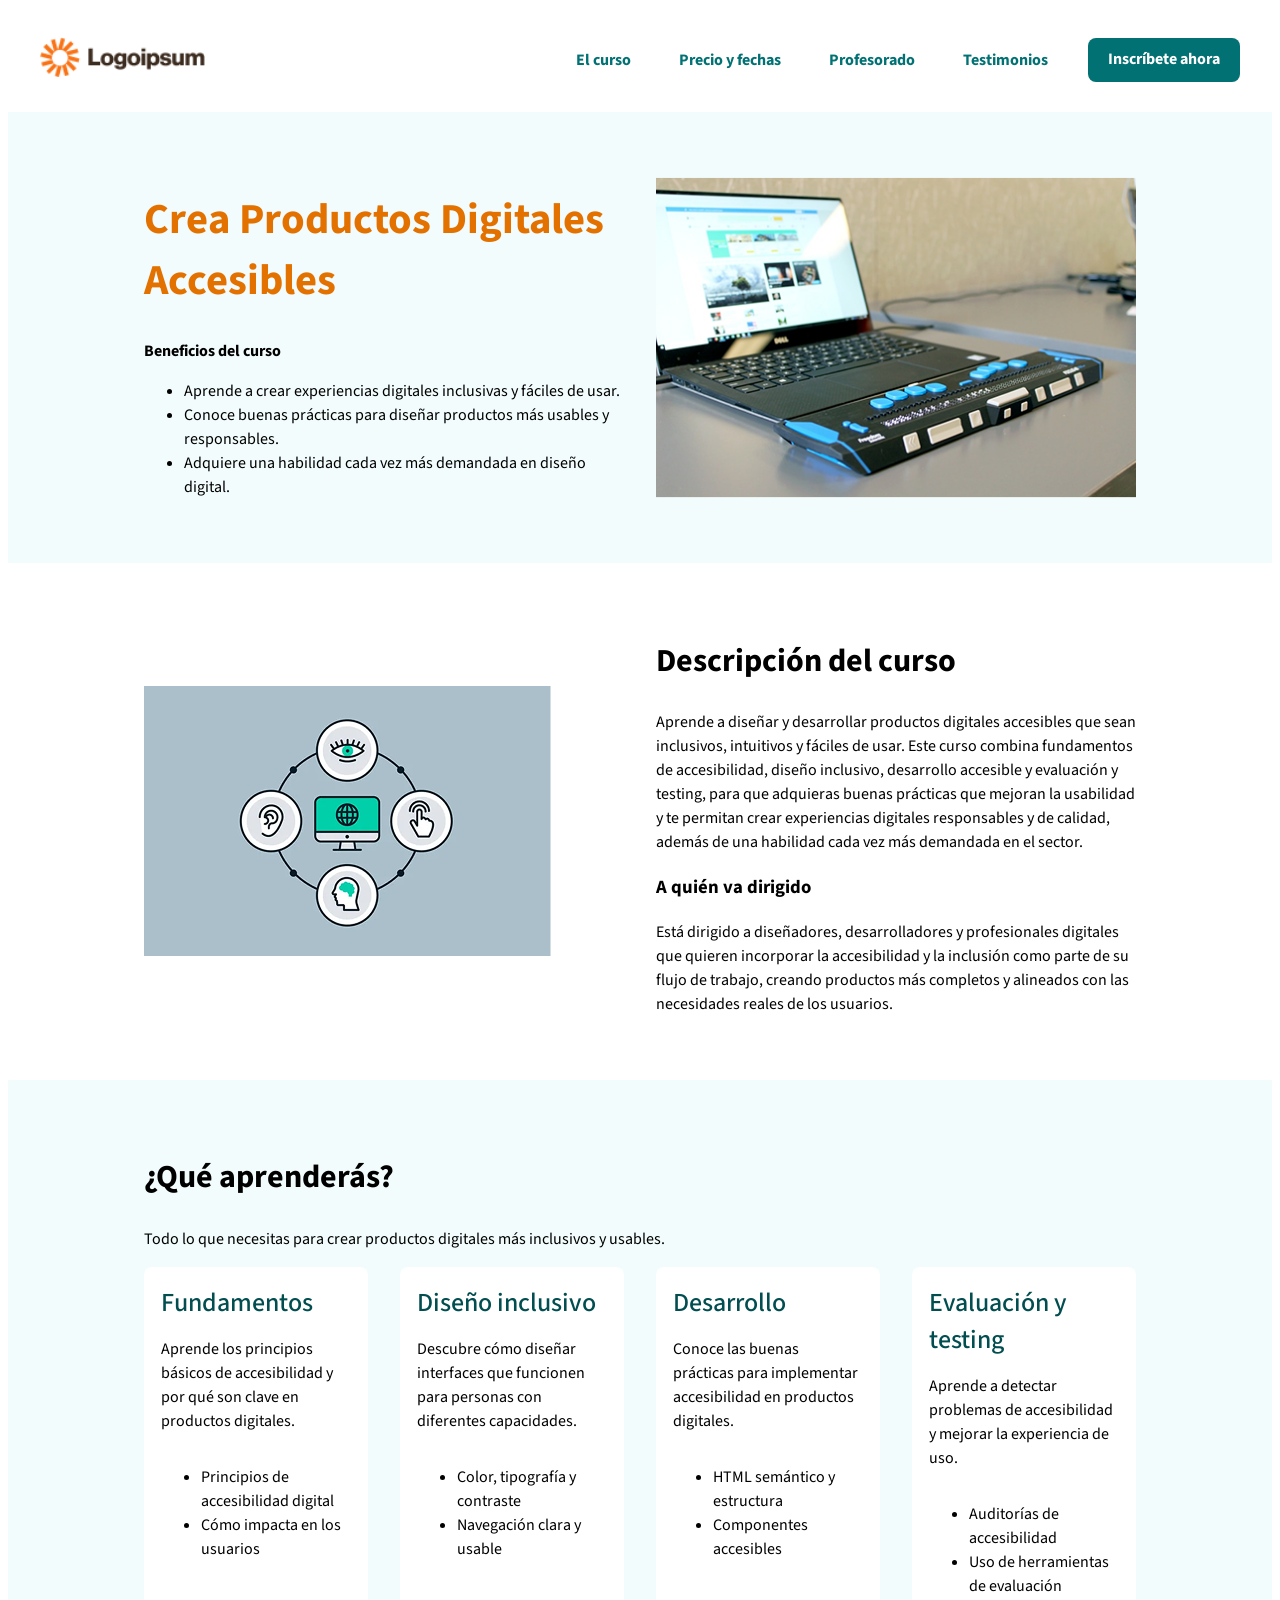
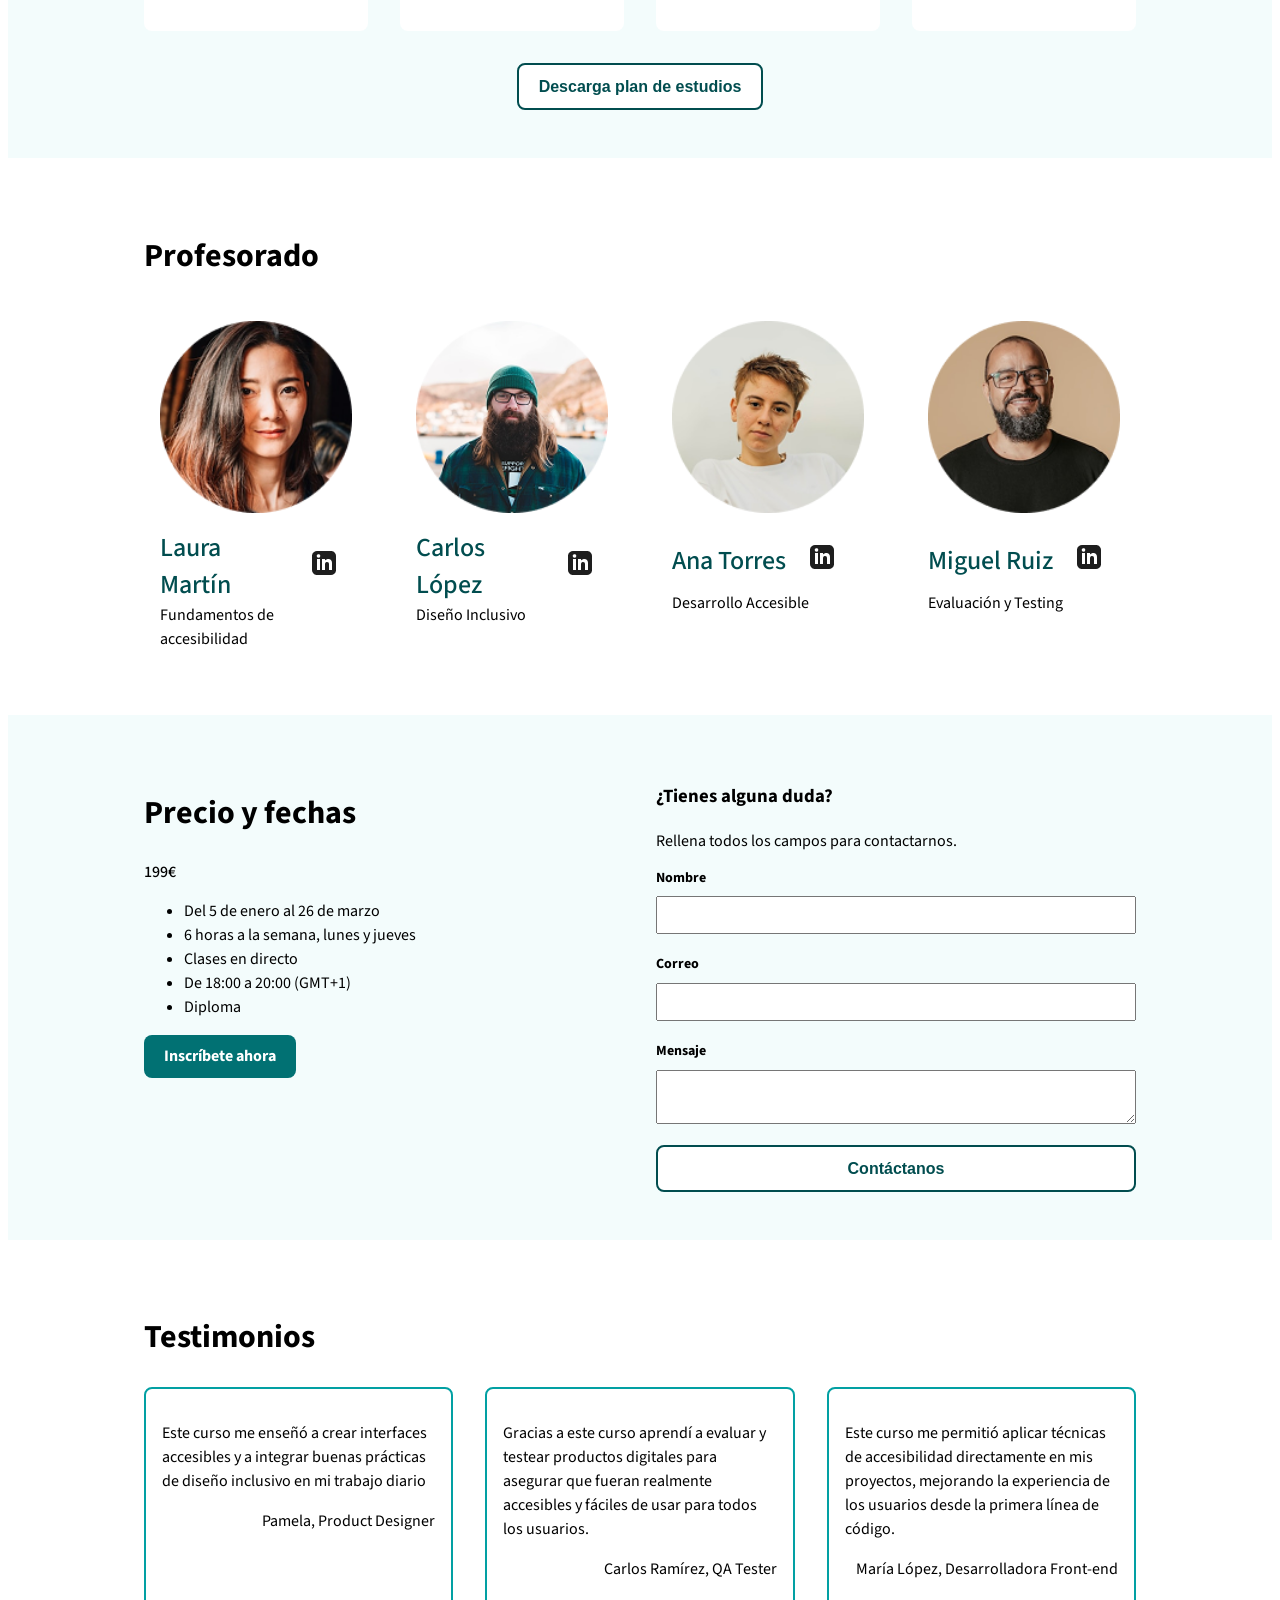
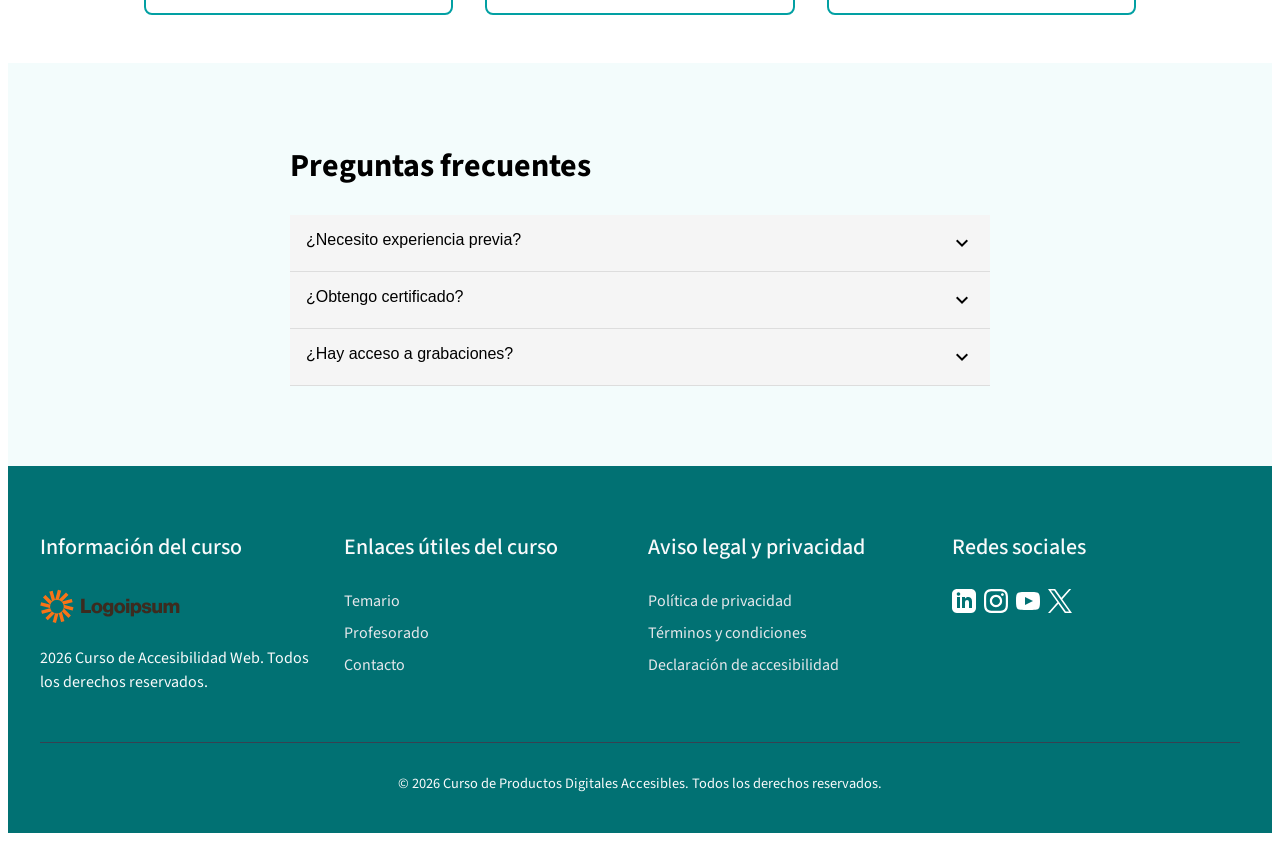
<file: index.html>
<!doctype html>
<html lang="es">
  <head>
    <meta charset="UTF-8" />
    <meta name="viewport" content="width=device-width, initial-scale=1.0" />
    <title>Curso de Accesibilidad | Logoipsum</title>
    <link rel="stylesheet" href="colors.css" />
    <link rel="stylesheet" href="styles.css" />
    <link rel="stylesheet" href="https://fonts.googleapis.com/icon?family=Material+Icons" />
    <link rel="stylesheet" href="https://fonts.googleapis.com/css2?family=Source+Sans+3:wght@400;600;700&display=swap">
  </head>
  <body>
    <a href="#main-content" class="skip-link">
      Saltar al contenido principal
    </a>

    <header>
      <nav class="nav" aria-label="Navegación principal">
        <!-- Logo -->
        <a href="/" aria-label="Inicio" class="logo">
          <img src="images/Logo.png" alt="Logo del curso" />
        </a>

        <!-- Menú -->
        <div class="nav-right">
          <ul class="nav-links">
            <li><a href="#main-content" class="btn-tertiary">El curso</a></li>
            <li><a href="#precio-fechas" class="btn-tertiary">Precio y fechas</a></li>
            <li><a href="#profesorado" class="btn-tertiary">Profesorado</a></li>
            <li><a href="#testimonios" class="btn-tertiary">Testimonios</a></li>
            <!--<li><a href="#contacto">Contacto</a></li>-->
          </ul>

          <a href="/checkout.html" class="btn btn-primary">Inscríbete ahora</a>
        </div>
      </nav>
    </header>

    <main id="main-content" class="hero bg-color">
      <div class="hero-text">
        <h1 class="text-h1">Crea Productos Digitales Accesibles</h1>

        <p><strong>Beneficios del curso</strong></p>
        <ul>
          <li>
            Aprende a crear experiencias digitales inclusivas y fáciles de usar.
          </li>
          <li>
            Conoce buenas prácticas para diseñar productos más usables y
            responsables.
          </li>
          <li>
            Adquiere una habilidad cada vez más demandada en diseño digital.
          </li>
        </ul>
      </div>

      <div class="hero-image">
        <img src="images/main_image.png" alt="Portátil con una línea Braille" />
      </div>
    </main>

    <section id="descripcion" class="two-columns">
      <div class="left left-image">
        <img src="images/description_image.png" alt="Ilustración de un ordenador conectado a Internet, que representa la accesibilidad digital para personas con discapacidad visual, motora, cognitiva y auditiva." />
      </div>
      <div class="right">
        <h2 class="text-h2">Descripción del curso</h2>
        <p>
          Aprende a diseñar y desarrollar productos digitales accesibles que
          sean inclusivos, intuitivos y fáciles de usar. Este curso combina
          fundamentos de accesibilidad, diseño inclusivo, desarrollo accesible y
          evaluación y testing, para que adquieras buenas prácticas que mejoran
          la usabilidad y te permitan crear experiencias digitales responsables
          y de calidad, además de una habilidad cada vez más demandada en el
          sector.
        </p>
        <h3>A quién va dirigido</h3>
        <p>
          Está dirigido a diseñadores, desarrolladores y profesionales digitales
          que quieren incorporar la accesibilidad y la inclusión como parte de
          su flujo de trabajo, creando productos más completos y alineados con
          las necesidades reales de los usuarios.
        </p>
      </div>
    </section>

    <section id="modulos" class="bg-color">
      <h2 class="text-h2">¿Qué aprenderás?</h2>
      <p>
        Todo lo que necesitas para crear productos digitales más inclusivos y
        usables.
      </p>
      <div class="teacher-grid">
        <div class="teacher boxes-part">
          <h3 class="text-h3">Fundamentos</h3>
          <p>
            Aprende los principios básicos de accesibilidad y por qué son clave
            en productos digitales.
          </p>
          <ul>
            <li>Principios de accesibilidad digital</li>
            <li>Cómo impacta en los usuarios</li>
          </ul>
        </div>

        <div class="teacher boxes-part">
          <h3 class="text-h3">Diseño inclusivo</h3>
          <p>
            Descubre cómo diseñar interfaces que funcionen para personas con
            diferentes capacidades.
          </p>
          <ul>
            <li>Color, tipografía y contraste</li>
            <li>Navegación clara y usable</li>
          </ul>
        </div>

        <div class="teacher boxes-part">
          <h3 class="text-h3">Desarrollo</h3>
          <p>
            Conoce las buenas prácticas para implementar accesibilidad en
            productos digitales.
          </p>
          <ul>
            <li>HTML semántico y estructura</li>
            <li>Componentes accesibles</li>
          </ul>
        </div>

        <article class="teacher boxes-part">
          <h3 class="text-h3">Evaluación y testing</h3>
          <p>
            Aprende a detectar problemas de accesibilidad y mejorar la
            experiencia de uso.
          </p>
          <ul>
            <li>Auditorías de accesibilidad</li>
            <li>Uso de herramientas de evaluación</li>
          </ul>
        </article>
      </div>
      <div class="section-cta">
        <button type="button" class="btn btn-secondary" id="downloadBtn" aria-label="Descargar plan de estudios en PDF">Descarga plan de estudios</button>
      </div>
      
    </section>

    <section id="profesorado" class="teachers">
      <h2 class="text-h2">Profesorado</h2>

      <div class="teacher-grid">
        <article class="teacher-box">
          <img
            src="images/profes/profe_fundamentos.png"
            alt=""
            aria-hidden="true"
          /> <!-- ya que el alt="", he puesto el aria-hidden="true" para que el elemento no exista en el árbol de accesibilidad y evitar generar ruido -->
          <div class="teacher-text">
            <div class="teacher-header">
            <h3 class="text-h3">Laura Martín</h3>
            <a href="https://example.com" class="social-link linkedin" aria-label="Perfil de LinkedIn de Laura Martín" target="_blank" rel="noopener">
              <img src="images/rrss/logo_linkedin_dark.png" alt="" aria-hidden="true"/>
            </a>
            </div>
            <p class="p-without-padding">Fundamentos de accesibilidad</p>

          </div>
        </article>


        <article class="teacher-box">
          <img
            src="images/profes/profe_diseno.png"
            alt=""
            aria-hidden="true"
          /> 
          <div class="teacher-text">
            <div class="teacher-header">
            <h3 class="text-h3">Carlos López</h3>
            <a href="https://example.com" class="social-link linkedin" aria-label="Perfil de LinkedIn de Carlos López" target="_blank" rel="noopener">
              <img src="images/rrss/logo_linkedin_dark.png" alt="" aria-hidden="true"/>
            </a>
            </div>
            <p class="p-without-padding">Diseño Inclusivo</p>

          </div>
        </article>

        <article class="teacher-box">
          <img
            src="images/profes/profe_programacion.png"
            alt=""
            aria-hidden="true"
          />
          <div class="teacher-text">
            <div class="teacher-header">
            <h3 class="text-h3">Ana Torres</h3>
            <a href="https://example.com" class="social-link linkedin" aria-label="Perfil de LinkedIn de Ana Torres" target="_blank" rel="noopener">
              <img src="images/rrss/logo_linkedin_dark.png" alt="" aria-hidden="true"/>
            </a>
            </div>
            <p class="p-without-padding">Desarrollo Accesible</p>

          </div>
        </article>

        <article class="teacher-box">
          <img
            src="images/profes/profe_evaluacion.png"
            alt=""
            aria-hidden="true" 
          /> 
          <div class="teacher-text">
            <div class="teacher-header">
            <h3 class="text-h3">Miguel Ruiz</h3>
            <a href="https://example.com" class="social-link linkedin" aria-label="Perfil de LinkedIn de Miguel Ruiz" target="_blank" rel="noopener">
              <img src="images/rrss/logo_linkedin_dark.png" alt="" aria-hidden="true"/>
            </a>
            </div>
            <p class="p-without-padding">Evaluación y Testing</p>

          </div>
        </article>

      </div>
    </section>

    <section id="precio-fechas" class="two-columns bg-color">
      <div class="left">
        <h2 class="text-h2">Precio y fechas</h2>
        <p class="text-data">199€</p>
        <ul>
          <li>Del 5 de enero al 26 de marzo</li>
          <li>6 horas a la semana, lunes y jueves</li>
          <li>Clases en directo</li>
          <li>De 18:00 a 20:00 (GMT+1)</li>
          <li>Diploma</li>
        </ul>
        <a href="/checkout.html" class="btn btn-primary">Inscríbete ahora</a>
      </div>

      <div class="right" id="contacto">
        <h3>¿Tienes alguna duda?</h3>
        <p>Rellena todos los campos para contactarnos.</p>
        <!--<div id="form-errors" class="form-errors" tabindex="-1" aria-live="assertive"></div>-->
        <div id="resumenErrores" tabindex="-1" aria-live="assertive">
        <!-- Aquí se mostrarán los errores de los campos. El contenido será generado dinámicamente mediante JavaScript -->
        </div>

        <form id="contactForm">
          <label class="text-label" for="name">Nombre</label>
          <input id="name" name="name" type="text" required aria-describedby="error-name"/>
          <span class="error-text" id="error-name"></span>

          <label class="text-label" for="email">Correo</label>
          <input id="email" name="email" type="email" required aria-describedby="error-email"/>
          <span class="error-text" id="error-email"></span>

          <label class="text-label" for="message">Mensaje</label>
          <textarea id="message" name="message" required aria-describedby="error-message"></textarea>
          <span class="error-text" id="error-message"></span>

          <button type="submit" class="btn btn-secondary" id="btnEnviar">Contáctanos</button>
        </form>
      </div>
    </section>

    <section id="testimonios">
      <h2 class="text-h2">Testimonios</h2>
      <div class="testimonials-grid">
        <div class="testimonials-item">
          <p>
            Este curso me enseñó a crear interfaces accesibles y a integrar
            buenas prácticas de diseño inclusivo en mi trabajo diario
          </p>
          <p class="texto-derecha">Pamela, Product Designer</p>
        </div>
        <div class="testimonials-item">
          <p>
            Gracias a este curso aprendí a evaluar y testear productos digitales
            para asegurar que fueran realmente accesibles y fáciles de usar para
            todos los usuarios.
          </p>
          <p class="texto-derecha">Carlos Ramírez, QA Tester</p>
        </div>
        <div class="testimonials-item">
          <p>
            Este curso me permitió aplicar técnicas de accesibilidad
            directamente en mis proyectos, mejorando la experiencia de los
            usuarios desde la primera línea de código.
          </p>
          <p class="texto-derecha">María López, Desarrolladora Front-end</p>
        </div>
      </div>
    </section>

    <section id="faq" class="bg-color">
      

      <div class="faq">
        <h2 class="text-h2">Preguntas frecuentes</h2>

        <!-- FAQ 1 -->
        <div class="faq-item">
          <button class="faq-question" id="faq-btn-1" aria-expanded="false" aria-controls="faq-panel-1">
            ¿Necesito experiencia previa?
            <span class="material-icons chevron" aria-hidden="true">expand_more</span>
          </button>

          <div class="faq-answer" id="faq-panel-1" role="region" aria-labelledby="faq-btn-1" hidden>
            <p>
              Se recomienda tener conocimientos básicos de diseño o desarrollo,
              pero no es obligatorio.
            </p>
          </div>
        </div>

        <!-- FAQ 2 -->
        <div class="faq-item">
          <button class="faq-question" id="faq-btn-2" aria-expanded="false" aria-controls="faq-panel-2">
            ¿Obtengo certificado?
            <span class="material-icons chevron" aria-hidden="true">expand_more</span>
          </button>

          <div class="faq-answer" id="faq-panel-2" role="region" aria-labelledby="faq-btn-2" hidden>
            <p>Sí, obtienes certificado al final del curso.</p>
          </div>
        </div>

        <!-- FAQ 3 -->
        <div class="faq-item">
          <button class="faq-question" id="faq-btn-3" aria-expanded="false" aria-controls="faq-panel-3">
            ¿Hay acceso a grabaciones?
            <span class="material-icons chevron" aria-hidden="true">expand_more</span>
          </button>

          <div class="faq-answer" id="faq-panel-3" role="region" aria-labelledby="faq-btn-3" hidden>
            <p>Sí, las grabaciones están disponibles al día siguiente.</p>
          </div>
        </div>
      </div>

      
    </section>

    <footer class="footer" aria-label="Pie de página">
      <div class="footer-container">
        <nav class="footer-nav">
        <h2 class="text-h4">Información del curso</h2> 
        <div>
          <img src="images/Logo.png" alt="Logo del curso" />
          <p>2026 Curso de Accesibilidad Web. Todos los derechos reservados.</p>
        </div>
        </nav>

        <!-- Navegación -->
        <nav class="footer-nav">
          <h2 class="text-h4">Enlaces útiles del curso</h2>
          <a href="#modulos">Temario</a>
          <a href="#profesorado">Profesorado</a>
          <a href="#contacto">Contacto</a>
        </nav>

        <!-- Navegación -->
        <nav class="footer-nav">
          <h2 class="text-h4">Aviso legal y privacidad</h2>
          <a href="https://example.com">Política de privacidad</a>
          <a href="https://example.com">Términos y condiciones</a>
          <a href="https://example.com">Declaración de accesibilidad</a>
        </nav>

        <!-- Social -->
        <nav class="footer-nav">
          <h2 class="text-h4">Redes sociales</h2>
          <div class="footer-social">
            
            <a href="https://example.com" class="social-link" aria-label="LinkedIn">
              <img src="images/rrss/logo_linkedin.svg" alt="" aria-hidden="true" />
            </a>

            <a href="https://example.com" class="social-link" aria-label="Instagram">
              <img src="images/rrss/logo_instagram.svg" alt="" aria-hidden="true" />
            </a>

            <a href="https://example.com" class="social-link" aria-label="YouTube">
              <img src="images/rrss/logo_youtube.svg" alt="" aria-hidden="true" />
            </a>

            <a href="https://example.com" class="social-link" aria-label="X">
              <img src="images/rrss/logo_x.svg" alt="" aria-hidden="true" />
            </a>
          </div>
        </nav>
      </div>

      <div class="footer-bottom">
        <p>
          © 2026 Curso de Productos Digitales Accesibles. Todos los derechos
          reservados.
        </p>
      </div>
    </footer>

  <script src="script.js"></script> 
  </body>
  
</html>
</file>
<file: colors.css>
/* =========================
   COLORES
========================= */
:root {
  --color-primary-45: #017173;
  --color-primary-30: #014D4F;
  --color-neutral-light: #FFFFFF;
  --color-background-90: #BFEFEF;
  --color-info: #007DDC;
  --color-background:#F3FCFC;
  --color-background-80:#93E4E4;
  --color-primary:#02A0A3;
}
</file>
<file: styles.css>
/* =========================
   BASE
========================= */
body {
  font-family: 'Source Sans 3', Arial, sans-serif;
  color: var(--color-neutral-dark);
  font-size: 16px;
  line-height: 1.5;
}

/* =========================
   TIPOGRAFÍA
========================= */
.text-h1 {
  font-size: 2.66667rem;
  font-weight: 700;
  line-height: normal;
  color: #E27100;
}

.text-h2 {
  font-size: 32px;
  font-weight: 700;
  line-height: normal;
}

.text-h3 {
  font-size: 26px;
  font-weight: 500;
  color: var(--color-primary-30);
  margin: 0;
  line-height: normal;
}

.text-h4 {
  font-size: 22px;
  font-weight: 500;
  line-height: 1.35;
}

.text-h5 {
  font-size: 18px;
  font-weight: 400;
  line-height: 1.4;
}

.text-body {
  font-size: 16px;
  font-weight: 400;
  line-height: 1.5;
}

.text-label {
  font-size: 14px;
  font-weight: 700;
  line-height: 1.4;
}

.text-overline {
  font-size: 12px;
  font-weight: 500;
  line-height: 1.2;
  text-transform: uppercase;
  letter-spacing: 0.05em;
}

.text-data {
  font-size: 16px;
  font-weight: 500;
  line-height: 1.3;
}

/* =========================
   BOTONES
========================= */
.btn {
  display: inline-block;
  padding: 12px 20px;
  border-radius: 8px;
  cursor: pointer;
  text-align: center;
  border: none;
  transition: all 0.2s ease;
  font-size: 16px;
  font-weight: bold;
  line-height: 1.2;
  text-decoration: none;
}

.btn-primary {
  background-color: var(--color-primary-45);
  color: var(--color-neutral-light);
}

.btn-primary:hover {
  background-color: var(--color-primary-30);
  box-shadow: 0 4px 4px rgba(0, 0, 0, 0.25);
}

.btn-secondary {
  background-color: var(--color-neutral-light);
  color: var(--color-primary-30);
  border: 2px solid var(--color-primary-30);
}

.btn-secondary:hover {
  background-color: var(--color-background-80);
  box-shadow: 0 4px 4px rgba(0, 0, 0, 0.25);
}

.nav a.btn-tertiary {
  color: var(--color-primary-45);
  background: transparent;
  border: none;
  text-decoration: none;
  font-weight: bold;
  display: inline-block;
  padding: 0.5rem 1rem;
  border-radius: 6px;
}

.nav a.btn-tertiary:hover {
  background-color: var(--color-background-80);
  box-shadow: 0 4px 4px rgba(0, 0, 0, 0.25);
}

/* Estados botones */
.btn:disabled {
  opacity: 0.6;
  cursor: not-allowed;
}

.btn:focus {
  outline: 2px dashed #EA7806;
  outline-offset: 4px;
}

/* =========================
   FORMULARIOS
========================= */
form {
  display: flex;
  flex-direction: column;
  gap: 0.5rem;
}

input, textarea {
  padding: 0.5rem;
  font-size: 1rem;
}

.error-text {
  color: #b71c1c;
  font-size: 0.9em;
  margin-top: 5px;
  display: block;
}

.input-error {
  border: 2px solid #b71c1c;
  background-color: #fdecea;
}

/* =========================
   NAV
========================= */
.nav {
  display: flex;
  justify-content: space-between;
  align-items: center;
  padding: 1rem 2rem;
}

.logo img {
  height: 40px;
  width: auto;
}

.nav-right {
  display: flex;
  align-items: center;
  gap: 1.5rem;
}

.nav-links {
  list-style: none;
  display: flex;
  gap: 1rem;
}

.nav-links a {
  text-decoration: none;
  color: var(--color-primary-45);
}

/* =========================
   LAYOUT / SECCIONES
========================= */
section {
  padding: 48px 136px;
}

.hero {
  display: flex;
  align-items: center;
  justify-content: space-between;
  gap: 2rem;
  padding: 48px 136px;
}

.hero-text,
.hero-image {
  flex: 1;
}

.hero-image img {
  max-width: 100%;
  height: auto;
  display: block;
}

.two-columns {
  display: grid;
  grid-template-columns: 1fr 1fr;
  gap: 2rem;
}

.two-columns h2 {
  grid-column: 1 / -1;
}

.left, .right {
  flex: 1;
  align-items: center;
}

.left-image {
  display: flex;
  align-items: center;
}

@media (max-width: 768px) {
  .two-columns {
    grid-template-columns: 1fr;
  }
}

/* =========================
   COMPONENTES
========================= */

/* Teachers */
.teacher-grid {
  display: grid;
  grid-template-columns: repeat(auto-fit, minmax(200px, 1fr));
  gap: 2rem;
}

.teacher-box {
  display: flex;
  flex-direction: column;
  padding: 16px;
  gap: 16px;
}

.teacher-header {
  display: flex;
  align-items: center;
  gap: 8px;
}

.teacher-text {
  gap: 8px;
}

.p-without-padding {
  margin: 0;
  padding: 0;
}

/* Testimonials */
.testimonials-grid {
  display: grid;
  grid-template-columns: repeat(3, 1fr);
  gap: 2rem;
}

.testimonials-item {
  border: 2px solid var(--color-primary);
  padding: 16px;
  border-radius: 8px;
}

/* FAQ */
.faq {
  max-width: 700px;
  margin: 2rem auto;
}

.faq-item {
  border-bottom: 1px solid #ddd;
  background-color: #F5F5F5;
}

.faq-item:hover {
  background-color: var(--color-neutral-light);
}

.faq-question {
  width: 100%;
  text-align: left;
  background: none;
  border: none;
  padding: 1rem;
  font-size: 1rem;
  cursor: pointer;
  display: flex;
  justify-content: space-between;
}

.faq-answer {
  display: none;
  padding: 0 1rem;
}

.faq-question[aria-expanded="true"] {
  background-color: var(--color-neutral-light);
}

.faq-question[aria-expanded="true"] + .faq-answer {
  display: block;
  padding: 0.5rem 1rem 1rem;
}

.faq-question:focus {
  outline: 2px dashed #EA7806;
  outline-offset: 4px;
}

.chevron {
  transition: transform 0.3s ease;
}

.faq-question[aria-expanded="true"] .chevron {
  transform: rotate(180deg);
}

/* Footer */
.footer {
  background: var(--color-primary-45);
  color: #f9fafb;
  padding: 3rem 2rem 1.5rem;
}

.footer-container {
  max-width: 1200px;
  margin: 0 auto;
  display: grid;
  grid-template-columns: repeat(4, 1fr);
  gap: 1rem;
}

.footer-nav {
  display: flex;
  flex-direction: column;
  gap: 0.5rem;
}

.footer-social {
  display: flex;
  gap: 0.5rem;
}

.footer a {
  color: #e5e7eb;
  text-decoration: none;
}

.footer a:hover,
.footer a:focus {
  outline: 2px dashed #EA7806;
  outline-offset: 4px;
}

.footer-bottom {
  max-width: 1200px;
  margin: 2rem auto 0;
  padding-top: 1rem;
  border-top: 1px solid #374151;
  text-align: center;
  font-size: 0.9rem;
}

/* =========================
   UTILIDADES
========================= */
.texto-derecha {
  text-align: right;
}

.bg-color {
  background-color: var(--color-background);
}

.boxes-part {
  background-color: #fff;
  border-radius: 8px;
  padding: 1.06667rem;
  display: flex;
  flex-direction: column;
}

.section-cta {
  display: flex;
  justify-content: center;
  margin-top: 2rem;
}

.linkedin {
  line-height: normal;
  margin: 16px;
}

/* Focus global */
:focus-visible {
  outline: 2px dashed #EA7806;
  outline-offset: 4px;
}

/* Skip link */
.skip-link {
  position: absolute;
  top: 8px;
  left: 8px;
  background: #111827;
  color: #fff;
  padding: 1rem;
  z-index: 1000;
  transform: translateY(-150%);
  transition: transform 0.3s ease;
}

.skip-link:focus {
  transform: translateY(0);
}

/* Responsive typography */
@media (max-width: 768px) {
  .text-h1 { font-size: 32px; }
  .text-h2 { font-size: 26px; }
  .text-h3 { font-size: 22px; }
}
</file>
